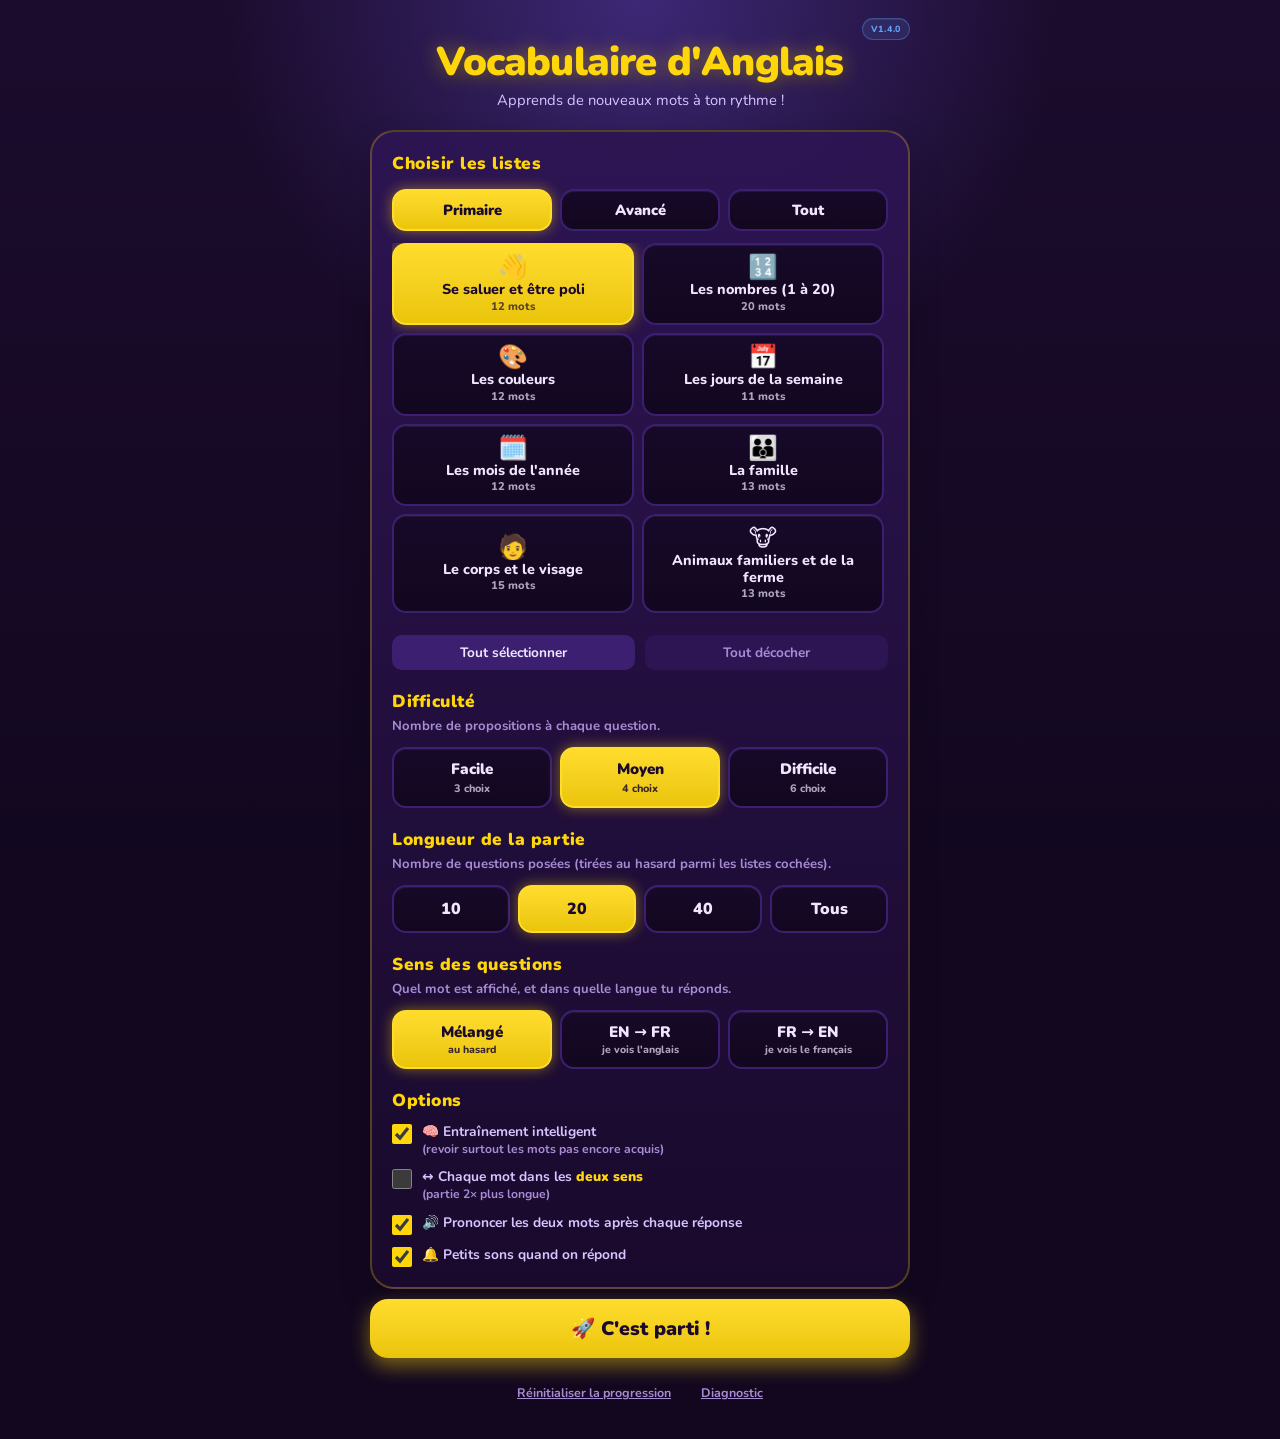
<file: index.html>
<!DOCTYPE html>
<html lang="fr" dir="ltr">
<head>
  <meta charset="UTF-8">
  <meta name="viewport" content="width=device-width, initial-scale=1.0, viewport-fit=cover">
  <title>Vocabulaire d'Anglais</title>
  <meta name="description" content="Apprends du vocabulaire anglais en choisissant la bonne traduction, avec un rapport d'erreurs et un bilan par liste.">
  <meta name="app-version" content="v1.4.0">
  <meta name="color-scheme" content="dark">
  <meta name="theme-color" content="#1A0A2E">
  <meta name="mobile-web-app-capable" content="yes">
  <meta name="apple-mobile-web-app-capable" content="yes">
  <meta name="apple-mobile-web-app-status-bar-style" content="black-translucent">
  <meta name="apple-mobile-web-app-title" content="Vocabulaire">
  <link rel="manifest" href="manifest.json">
  <link rel="icon" href="favicon.ico" sizes="any">
  <link rel="icon" type="image/png" sizes="192x192" href="icons/icon-192.png">
  <link rel="icon" type="image/png" sizes="512x512" href="icons/icon-512.png">
  <link rel="apple-touch-icon" href="icons/apple-touch-icon.png">
  <link rel="stylesheet" href="app.css">
</head>
<body>

<a class="skip-link" href="#main">Aller au contenu</a>

<div class="stars" id="stars"></div>
<div class="burst-container" id="burst"></div>

<main class="container" id="main">
  <div class="install-row" id="install-row" hidden>
    <button class="install-btn" id="install-btn" type="button" aria-label="Installer l'application">📲 Installer l'appli</button>
    <button class="install-dismiss" id="install-dismiss" type="button">Masquer</button>
    <p class="install-hint" id="install-hint" role="status" hidden></p>
  </div>

  <div class="header">
    <div class="version-badge" id="app-version">v1.4.0</div>
    <h1>Vocabulaire d'Anglais</h1>
    <p>Apprends de nouveaux mots à ton rythme !</p>
    <div class="streak-badge" id="streak-badge" hidden></div>
  </div>

  <!-- ECRAN 1 : accueil / choix des listes et réglages -->
  <div class="screen active" id="screen-settings">
    <div class="panel" id="settings-panel">
      <h2>Choisir les listes</h2>
      <div class="level-picker" id="level-picker" role="group" aria-label="Niveau de vocabulaire">
        <button class="level-btn" data-level="primaire" type="button">Primaire</button>
        <button class="level-btn" data-level="avance" type="button">Avancé</button>
        <button class="level-btn" data-level="tout" type="button">Tout</button>
      </div>
      <div class="lists-grid" id="lists-grid"></div>
      <div class="settings-actions">
        <button class="btn-mini" id="select-all-btn" type="button">Tout sélectionner</button>
        <button class="btn-mini btn-mini--dim" id="deselect-btn" type="button">Tout décocher</button>
      </div>

      <h2 class="section-title">Difficulté</h2>
      <p class="section-help" id="difficulty-help">Nombre de propositions à chaque question.</p>
      <div class="difficulty-picker" id="difficulty-picker" role="group" aria-label="Difficulté">
        <button class="difficulty-btn" data-choices="3" type="button">Facile<span>3 choix</span></button>
        <button class="difficulty-btn" data-choices="4" type="button">Moyen<span>4 choix</span></button>
        <button class="difficulty-btn" data-choices="6" type="button">Difficile<span>6 choix</span></button>
      </div>

      <h2 class="section-title">Longueur de la partie</h2>
      <p class="section-help">Nombre de questions posées (tirées au hasard parmi les listes cochées).</p>
      <div class="length-picker" id="length-picker" role="group" aria-label="Longueur de la partie">
        <button class="length-btn" data-length="10" type="button">10</button>
        <button class="length-btn" data-length="20" type="button">20</button>
        <button class="length-btn" data-length="40" type="button">40</button>
        <button class="length-btn" data-length="all" type="button">Tous</button>
      </div>

      <h2 class="section-title">Sens des questions</h2>
      <p class="section-help">Quel mot est affiché, et dans quelle langue tu réponds.</p>
      <div class="direction-picker" id="direction-picker" role="group" aria-label="Sens des questions">
        <button class="direction-btn" data-direction="mix" type="button">Mélangé<span>au hasard</span></button>
        <button class="direction-btn" data-direction="en2fr" type="button">EN → FR<span>je vois l'anglais</span></button>
        <button class="direction-btn" data-direction="fr2en" type="button">FR → EN<span>je vois le français</span></button>
      </div>

      <h2 class="section-title">Options</h2>
      <label class="option-toggle" id="smart-toggle-wrap">
        <input type="checkbox" id="smart-toggle">
        <span>🧠 Entraînement intelligent <span class="opt-note">(revoir surtout les mots pas encore acquis)</span></span>
      </label>
      <label class="option-toggle" id="both-toggle-wrap">
        <input type="checkbox" id="both-toggle">
        <span>↔️ Chaque mot dans les <strong>deux sens</strong> <span class="opt-note">(partie 2× plus longue)</span></span>
      </label>
      <label class="option-toggle" id="speak-toggle-wrap">
        <input type="checkbox" id="speak-toggle">
        <span>🔊 Prononcer les deux mots après chaque réponse</span>
      </label>
      <label class="option-toggle" id="sound-toggle-wrap">
        <input type="checkbox" id="sound-toggle">
        <span>🔔 Petits sons quand on répond</span>
      </label>
    </div>
    <button class="btn btn--primary btn--big" id="start-btn" type="button">🚀 C'est parti !</button>

    <div class="home-footer">
      <button class="reset-progress" id="reset-progress" type="button">Réinitialiser la progression</button>
      <a class="diag-link" href="diag.html">Diagnostic</a>
    </div>
  </div>

  <!-- ECRAN 2 : jeu -->
  <div class="screen" id="screen-game">
    <h2 class="sr-only">Question en cours</h2>

    <!-- En haut, loin des propositions et de « Question suivante » : un tap raté ne doit pas quitter la partie. -->
    <button class="btn btn--ghost quit-top" id="go-home-game" type="button">← Changer les listes</button>

    <div class="progress-wrap">
      <div class="progress-info">
        <span>Progression</span>
        <strong id="progress-text">0 / 0</strong>
      </div>
      <div class="progress-bar"><div class="progress-fill" id="progress-fill"></div></div>
    </div>

    <div class="score-row">
      <div class="score-card correct"><div class="num" id="score-correct" aria-label="Réponses réussies">0</div><div class="lbl" aria-hidden="true">✅ Succès</div></div>
      <div class="score-card wrong"><div class="num" id="score-wrong" aria-label="Erreurs">0</div><div class="lbl" aria-hidden="true">❌ Erreurs</div></div>
      <div class="score-card remaining"><div class="num" id="score-remaining" aria-label="Questions restantes">0</div><div class="lbl" aria-hidden="true">🔵 Restantes</div></div>
    </div>

    <div class="question-card" id="question-card">
      <span class="mascot" id="mascot" aria-hidden="true">🦊</span>
      <div class="prompt-label" id="prompt-label"></div>
      <div class="question-text" id="question-text" aria-live="polite"></div>
      <button class="listen-btn" id="listen-btn" type="button" aria-label="Écouter le mot">🔊 Écouter</button>
      <div class="prompt-hint" id="prompt-hint"></div>
      <div class="choices" id="choices" role="group" aria-label="Propositions"></div>
    </div>

    <div class="feedback" id="feedback" role="status" aria-live="polite"></div>

    <button class="next-btn" id="next-btn" type="button">Question suivante →</button>

  </div>

  <!-- ECRAN 3 : bilan -->
  <div class="screen" id="screen-results">
    <div class="results-screen">
      <div class="big-emoji" id="result-emoji" aria-hidden="true">🏆</div>
      <h2 id="result-title">Bravo !</h2>
      <p id="result-subtitle"></p>
      <div class="results-grid">
        <div class="result-item"><div class="n g" id="res-correct">0</div><div class="l">✅ Corrects</div></div>
        <div class="result-item"><div class="n r" id="res-wrong">0</div><div class="l">❌ Erreurs</div></div>
        <div class="result-item result-item--wide"><div class="n" id="res-rate">0%</div><div class="l">🎯 Taux de réussite</div></div>
      </div>

      <div class="report-block" id="history-week" hidden>
        <h3 class="report-title report-title--blue">📅 7 derniers jours</h3>
        <div class="week-bars" id="week-bars"></div>
        <p class="week-summary" id="week-summary"></p>
      </div>

      <div class="report-block" id="list-summary">
        <h3 class="report-title report-title--blue">📊 Bilan par liste</h3>
        <div id="list-summary-list"></div>
      </div>

      <div class="report-block" id="error-report">
        <h3 class="report-title report-title--red">📋 Mots à revoir</h3>
        <div class="error-list" id="error-list"></div>
      </div>

      <div class="results-actions">
        <button class="action-btn review" id="review-btn" type="button">🔁 Réviser mes erreurs</button>
        <button class="action-btn print" id="print-btn" type="button">🖨️ Imprimer le rapport</button>
      </div>

      <button class="btn btn--primary btn--big" id="restart-btn" type="button">🔄 Recommencer</button>
      <button class="btn btn--ghost" id="go-home-results" type="button">← Choisir d'autres listes</button>
    </div>
  </div>
</main>

<script src="words.js"></script>
<script src="data.js"></script>
<script src="engine/engine.js"></script>
<script src="app.js"></script>

</body>
</html>
</file>
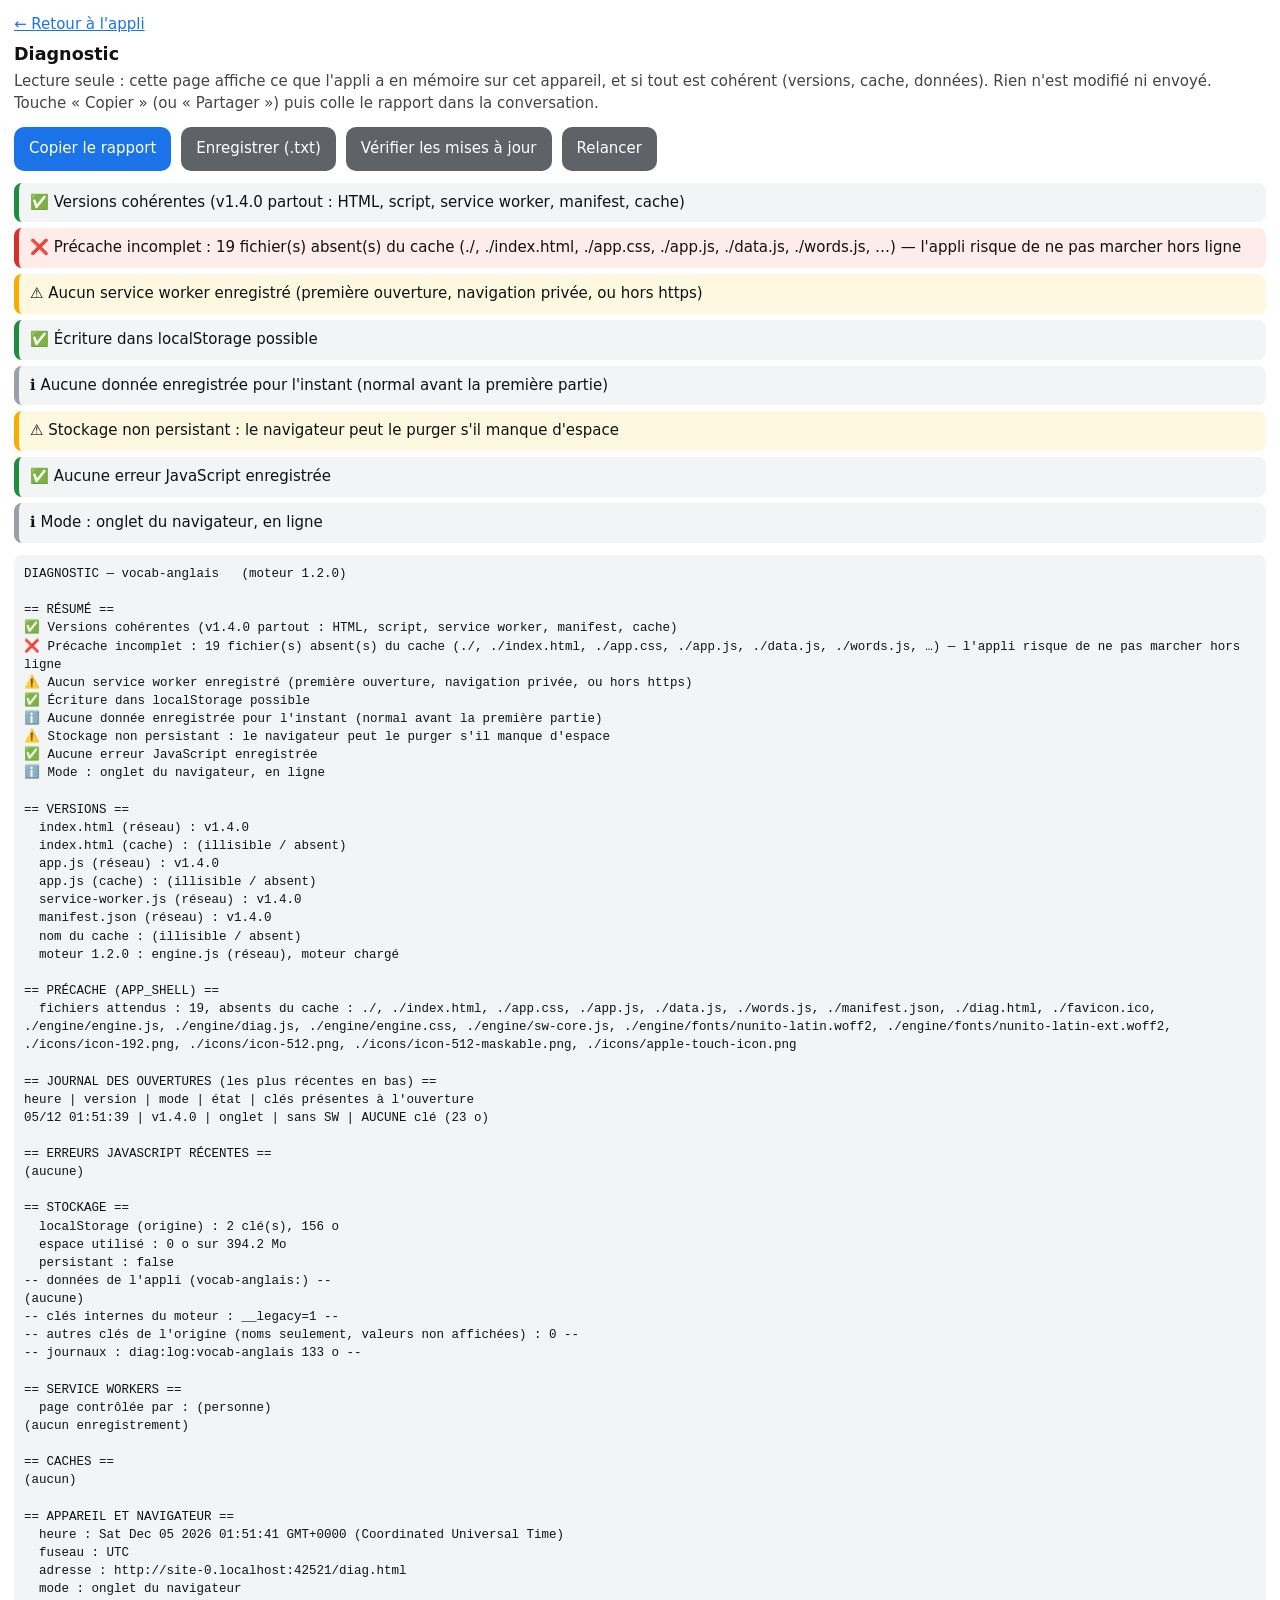
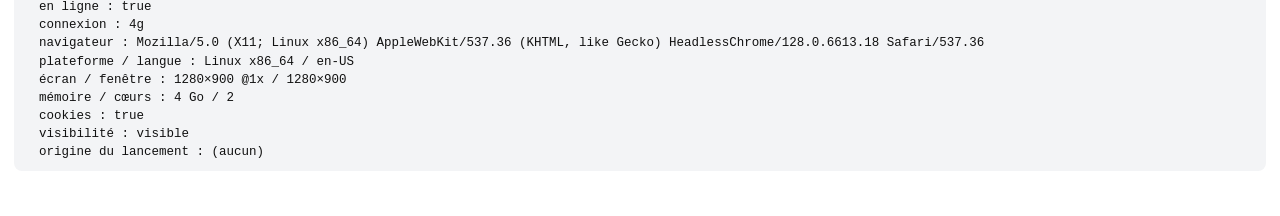
<file: diag.html>
<!DOCTYPE html>
<html lang="fr" dir="ltr">
<head>
<meta charset="UTF-8">
<meta name="viewport" content="width=device-width, initial-scale=1, viewport-fit=cover">
<meta name="robots" content="noindex">
<meta name="color-scheme" content="light dark">
<title>Diagnostic</title>
<style>
  body { font: 15px/1.45 system-ui, sans-serif; margin: 0; padding: 14px 14px 32px; background: #fff; color: #111; }
  h1 { font-size: 1.1rem; margin: 6px 0 4px; }
  p { margin: 4px 0 12px; color: #444; }
  a { color: #1a73e8; }
  .row { display: flex; gap: 10px; flex-wrap: wrap; margin-bottom: 12px; }
  button { font: inherit; padding: 11px 15px; border: 0; border-radius: 10px; background: #1a73e8; color: #fff; }
  button.secondary { background: #5f6368; }
  button[hidden] { display: none; }
  button:disabled { opacity: 0.6; }
  #summary { list-style: none; margin: 0 0 12px; padding: 0; display: grid; gap: 6px; }
  #summary li { padding: 9px 11px; border-radius: 8px; background: #f3f4f6; border-left: 5px solid #9aa0a6; }
  #summary li.ok { border-left-color: #1e8e3e; }
  #summary li.warn { border-left-color: #f9ab00; background: #fff8e1; }
  #summary li.bad { border-left-color: #d93025; background: #fdecea; }
  pre { white-space: pre-wrap; word-break: break-word; background: #f3f4f6; padding: 10px; border-radius: 8px; font-size: 12.5px; user-select: text; -webkit-user-select: text; }
  @media (prefers-color-scheme: dark) {
    body { background: #111; color: #eee; } p { color: #aaa; } pre { background: #222; } a { color: #8ab4f8; }
    #summary li { background: #222; } #summary li.warn { background: #33290a; } #summary li.bad { background: #3a1512; }
  }
</style>
</head>
<body data-diag data-app-id="vocab-anglais" data-legacy="vocab_">
<a href="index.html">← Retour à l'appli</a>
<h1>Diagnostic</h1>
<p>Lecture seule : cette page affiche ce que l'appli a en mémoire sur cet appareil, et si tout est cohérent (versions, cache, données). Rien n'est modifié ni envoyé. Touche « Copier » (ou « Partager ») puis colle le rapport dans la conversation.</p>
<div class="row">
  <button id="copy" type="button">Copier le rapport</button>
  <button id="share" type="button" hidden>Partager</button>
  <button id="save" type="button" class="secondary">Enregistrer (.txt)</button>
  <button id="update-check" type="button" class="secondary">Vérifier les mises à jour</button>
  <button id="refresh" type="button" class="secondary">Relancer</button>
</div>
<ul id="summary"></ul>
<pre id="out">Chargement…</pre>
<script src="engine/engine.js"></script>
<script src="engine/diag.js"></script>
</body>
</html>
</file>
<file: app.css>
/* Vocabulaire d'Anglais — styles de l'app.
 * La coque commune (tokens, fond étoilé, écrans, bandeau d'installation,
 * effets, semaine) vit dans engine/engine.css.
 */
@import "engine/engine.css";

/* Look par défaut du moteur (nuit violette) : rien à surcharger. */

/* Les titres reçoivent le focus par programme (lecteurs d'écran) sans cadre visible. */
[tabindex="-1"]:focus { outline: none; }

.sr-only {
  position: absolute; width: 1px; height: 1px; margin: -1px; padding: 0;
  overflow: hidden; clip: rect(0 0 0 0); white-space: nowrap; border: 0;
}

/* ------------------------------------------------------- Écran 1 : accueil */
.panel h2 {
  font-size: 1.08rem; font-weight: 900; color: var(--yellow);
  margin-bottom: 14px; letter-spacing: 0.5px;
}
.panel .section-title { margin-top: 20px; margin-bottom: 4px; }
.section-help {
  font-size: 0.82rem; color: var(--ink-dim); font-weight: 700; margin-bottom: 12px;
}
.panel.no-lists { text-align: center; border-color: color-mix(in srgb, var(--red) 40%, transparent); }
.no-lists-msg { font-size: 1rem; font-weight: 800; color: var(--red); line-height: 1.5; }
.no-lists-msg code {
  background: var(--bg); padding: 2px 8px; border-radius: 8px;
  color: var(--yellow); font-family: inherit;
}

/* Boutons « pastille » : niveau, listes, difficulté, longueur. */
.level-btn, .list-btn, .difficulty-btn, .length-btn, .direction-btn {
  background: linear-gradient(180deg, color-mix(in srgb, var(--bg) 88%, black), var(--bg-deep));
  border: 2px solid var(--card-border); border-radius: 14px;
  color: var(--ink); font-weight: 900;
  cursor: pointer; user-select: none; -webkit-user-select: none;
  transition: transform 0.15s ease, border-color 0.15s ease, box-shadow 0.15s ease;
  box-shadow: inset 0 1px 0 rgba(255, 255, 255, 0.06);
}
.level-btn:active, .list-btn:active, .difficulty-btn:active, .length-btn:active, .direction-btn:active { transform: scale(0.98); }
@media (hover: hover) and (pointer: fine) {
  .level-btn:hover, .list-btn:hover, .difficulty-btn:hover, .length-btn:hover, .direction-btn:hover {
    border-color: var(--yellow); color: var(--yellow);
  }
}
.level-btn.active, .list-btn.active, .difficulty-btn.active, .length-btn.active, .direction-btn.active {
  background: linear-gradient(180deg,
    color-mix(in srgb, var(--yellow) 86%, white),
    color-mix(in srgb, var(--yellow) 92%, black));
  color: var(--bg); border-color: color-mix(in srgb, var(--yellow) 86%, white);
  box-shadow: 0 0 14px var(--yellow-glow);
}

.level-picker { display: grid; grid-template-columns: repeat(3, 1fr); gap: 8px; margin-bottom: 12px; }
.level-btn { font-size: 0.92rem; padding: 9px 4px; }

.lists-grid {
  display: grid; grid-template-columns: repeat(2, 1fr); gap: 8px;
  max-height: 42vh; overflow-y: auto; overscroll-behavior: contain;
  -webkit-overflow-scrolling: touch; padding-right: 4px;
}
.list-btn {
  display: flex; flex-direction: column; align-items: center; justify-content: center;
  gap: 2px; min-height: 76px; padding: 10px 8px;
  font-weight: 800; text-align: center; line-height: 1.15;
}
.list-emoji { font-size: 1.5rem; line-height: 1; }
.list-name { font-size: 0.9rem; font-weight: 800; }
.list-btn .count { display: block; font-size: 0.7rem; font-weight: 800; opacity: 0.7; margin-top: 1px; }

.settings-actions { display: flex; gap: 10px; margin-top: 14px; }
.btn-mini {
  flex: 1; padding: 8px; border-radius: 10px; border: none;
  background: var(--card-border); color: var(--ink);
  font-weight: 700; font-size: 0.85rem; cursor: pointer;
  transition: background 0.15s;
}
.btn-mini--dim { background: var(--card); color: var(--ink-dim); }
@media (hover: hover) and (pointer: fine) {
  .btn-mini:hover { background: color-mix(in srgb, var(--card-border) 70%, white); }
}

.difficulty-picker { display: grid; grid-template-columns: repeat(3, 1fr); gap: 8px; }
.difficulty-btn {
  display: flex; flex-direction: column; align-items: center; gap: 2px;
  font-size: 0.95rem; padding: 10px 4px;
}
.difficulty-btn span { font-size: 0.68rem; font-weight: 800; opacity: 0.7; }
.difficulty-btn.active span { opacity: 0.85; }

.length-picker { display: grid; grid-template-columns: repeat(4, 1fr); gap: 8px; }
.length-btn { font-size: 1rem; padding: 11px 4px; }

.direction-picker { display: grid; grid-template-columns: repeat(3, 1fr); gap: 8px; }
.direction-btn {
  display: flex; flex-direction: column; align-items: center; gap: 2px;
  font-size: 0.95rem; padding: 10px 4px;
}
.direction-btn span { font-size: 0.66rem; font-weight: 800; opacity: 0.7; text-align: center; line-height: 1.2; }
.direction-btn.active span { opacity: 0.85; }

.option-toggle {
  display: flex; align-items: flex-start; gap: 10px; margin-top: 11px;
  font-size: 0.86rem; font-weight: 700; color: var(--ink-soft);
  cursor: pointer; user-select: none; -webkit-user-select: none; line-height: 1.3;
}
.option-toggle input {
  width: 20px; height: 20px; flex-shrink: 0; cursor: pointer;
  accent-color: var(--yellow); margin-top: 1px;
}
.option-toggle strong { color: var(--yellow); font-weight: 900; }
.option-toggle .opt-note {
  display: block; font-weight: 700; color: var(--ink-dim); font-size: 0.76rem; margin-top: 1px;
}

/* Liens rares en bas de l'accueil : .home-footer et .diag-link viennent d'engine.css ;
   le bouton « réinitialiser » a le même aspect. */
.reset-progress {
  background: none; border: none; padding: 10px 4px;
  color: var(--ink-dim); font-size: 0.78rem; font-weight: 700;
  cursor: pointer; text-decoration: underline;
}

.btn--big { width: 100%; padding: 16px; border-radius: 18px; font-size: 1.22rem; font-weight: 900; }
.btn--ghost { align-self: center; }
/* Sortie de partie : en haut à gauche, à l'écart de la zone où l'on tape pour jouer. */
.quit-top { align-self: flex-start; padding: 4px 2px; }

/* --------------------------------------------------------- Écran 2 : partie */
.progress-wrap { width: 100%; }
.progress-info {
  display: flex; justify-content: space-between; align-items: center;
  font-size: 0.85rem; color: var(--ink-dim); margin-bottom: 6px; gap: 8px;
}
.progress-info strong { color: var(--yellow); font-weight: 800; }
.progress-bar {
  width: 100%; height: 10px; background: var(--card); border-radius: 999px; overflow: hidden;
  box-shadow: inset 0 0 0 1px rgba(255, 255, 255, 0.04);
}
.progress-fill {
  height: 100%; width: 0; border-radius: 999px; transition: width 0.5s ease;
  background: linear-gradient(90deg, var(--blue), var(--yellow));
}

.score-row { display: grid; grid-template-columns: repeat(3, minmax(0, 1fr)); gap: 12px; width: 100%; }
.score-card {
  background: linear-gradient(180deg, color-mix(in srgb, var(--card) 96%, white 4%), var(--bg));
  border-radius: 18px; padding: 12px 10px; text-align: center;
  border: 2px solid rgba(255, 255, 255, 0.08);
  box-shadow: 0 10px 18px var(--shadow);
}
.score-card .num { font-size: 1.7rem; font-weight: 900; }
.score-card .lbl { font-size: 0.78rem; color: var(--ink); font-weight: 800; margin-top: 4px; }
.score-card.correct { border-color: color-mix(in srgb, var(--green) 35%, transparent); }
.score-card.correct .num { color: var(--green); }
.score-card.wrong { border-color: color-mix(in srgb, var(--red) 35%, transparent); }
.score-card.wrong .num { color: var(--red); }
.score-card.remaining { border-color: var(--blue-line); }
.score-card.remaining .num { color: var(--blue); }

.question-card {
  position: relative; overflow: hidden; width: 100%; text-align: center;
  padding: 26px 22px 22px; border-radius: 28px;
  background: linear-gradient(180deg,
    color-mix(in srgb, var(--card) 96%, transparent),
    color-mix(in srgb, var(--bg) 94%, transparent));
  border: 2px solid color-mix(in srgb, var(--yellow) 18%, transparent);
  box-shadow: 0 16px 32px var(--shadow);
}
.mascot { display: block; font-size: 3rem; margin-bottom: 6px; transition: transform 0.3s; }
.prompt-label {
  font-size: 0.8rem; font-weight: 800; letter-spacing: 0.06em;
  text-transform: uppercase; color: var(--blue);
}
.question-text {
  font-size: clamp(2rem, 8vw, 3rem); font-weight: 900; color: #fff;
  letter-spacing: -0.5px; line-height: 1.1; margin: 4px 0 6px; word-break: break-word;
}
.listen-btn {
  display: block; margin: 2px auto 10px; padding: 8px 18px;
  border: 2px solid var(--card-border); border-radius: 999px;
  background: color-mix(in srgb, var(--card) 88%, white);
  color: var(--ink); font-size: 0.9rem; font-weight: 800; cursor: pointer;
  transition: transform 0.12s ease, border-color 0.12s ease, background 0.12s ease;
}
.listen-btn:active { transform: scale(0.96); }
@media (hover: hover) and (pointer: fine) {
  .listen-btn:hover { border-color: var(--yellow); }
}
.prompt-hint { font-size: 0.86rem; font-weight: 700; color: var(--ink-dim); margin-bottom: 18px; }

.choices { display: flex; flex-direction: column; gap: 10px; width: 100%; }
.choice-btn {
  display: flex; align-items: center; gap: 12px; width: 100%;
  background: linear-gradient(180deg, color-mix(in srgb, var(--card) 88%, white), var(--card));
  border: 2px solid var(--card-border); border-radius: 16px;
  color: var(--ink); font-size: 1.12rem; font-weight: 800; padding: 14px 16px;
  cursor: pointer; text-align: left; line-height: 1.2;
  transition: transform 0.12s ease, border-color 0.12s ease, background 0.12s ease;
}
.choice-btn .choice-key {
  flex-shrink: 0; width: 26px; height: 26px; border-radius: 8px;
  display: inline-flex; align-items: center; justify-content: center;
  background: rgba(255, 255, 255, 0.08); color: var(--ink-dim);
  font-size: 0.82rem; font-weight: 900;
}
.choice-btn .choice-text { flex: 1; min-width: 0; }
.choice-btn:active { transform: scale(0.985); }
@media (hover: hover) and (pointer: fine) {
  .choice-btn:not(:disabled):hover { border-color: var(--yellow); }
}
.choice-btn:disabled { cursor: default; }
.choice-btn.dim { opacity: 0.45; }
.choice-btn.correct {
  background: linear-gradient(180deg,
    color-mix(in srgb, var(--green) 22%, transparent), color-mix(in srgb, var(--green) 10%, transparent));
  border-color: var(--green); color: #eafff1; opacity: 1;
}
.choice-btn.correct .choice-key { background: var(--green); color: #0d3d22; }
.choice-btn.wrong {
  background: linear-gradient(180deg,
    color-mix(in srgb, var(--red) 22%, transparent), color-mix(in srgb, var(--red) 10%, transparent));
  border-color: var(--red); color: #ffecec; opacity: 1;
}
.choice-btn.wrong .choice-key { background: var(--red); color: #4a1414; }

.feedback { min-height: 1.6em; font-size: 1.05rem; font-weight: 800; text-align: center; }
.feedback.correct { color: var(--green); }
.feedback.wrong { color: var(--red); }
.feedback strong { color: var(--yellow); }

/* Caché tant qu'il n'y a rien à passer ; collé en bas de l'écran ensuite. */
.next-btn {
  display: none; width: 100%; padding: 12px; border: none; border-radius: 14px;
  background: var(--card-border); color: var(--ink);
  font-size: 1rem; font-weight: 800; cursor: pointer;
}
.next-btn.visible {
  display: block; position: sticky; z-index: 6;
  bottom: calc(6px + env(safe-area-inset-bottom));
  box-shadow: 0 6px 20px rgba(11, 7, 18, 0.55);
}

/* Écran de jeu : on libère de la hauteur pour les propositions. */
body.game-active .header { padding-top: 4px; }
body.game-active .header p,
body.game-active .streak-badge,
body.game-active .version-badge { display: none; }

/* ---------------------------------------------------------- Écran 3 : bilan */
.results-screen {
  width: 100%; padding: 32px 24px; text-align: center;
  background: var(--card); border: 1px solid var(--card-border); border-radius: 24px;
  display: flex; flex-direction: column; align-items: stretch; gap: 10px;
}
.results-screen .big-emoji { font-size: 4rem; margin-bottom: 4px; }
.results-screen h2 { font-size: 1.8rem; font-weight: 900; color: var(--yellow); }
.results-screen #result-subtitle { color: var(--ink-dim); margin-bottom: 10px; }
.results-grid { display: grid; grid-template-columns: 1fr 1fr; gap: 10px; margin-bottom: 14px; }
.result-item { background: var(--bg); border-radius: 14px; padding: 14px; }
.result-item--wide { grid-column: span 2; }
.result-item .n { font-size: 2rem; font-weight: 900; }
.result-item .n.g { color: var(--green); }
.result-item .n.r { color: var(--red); }
.result-item .l {
  font-size: 0.75rem; color: var(--ink-dim); font-weight: 700;
  text-transform: uppercase; letter-spacing: 0.5px; margin-top: 2px;
}

.report-block { width: 100%; text-align: left; margin-bottom: 14px; }
.report-title {
  font-size: 1rem; font-weight: 800; margin-bottom: 12px;
  text-transform: uppercase; letter-spacing: 1px; text-align: center;
}
.report-title--blue { color: var(--blue); }
.report-title--red { color: var(--red); }

.list-summary-row { display: flex; align-items: center; gap: 10px; margin-bottom: 8px; }
.tname { width: 132px; font-size: 0.9rem; font-weight: 800; color: var(--ink); overflow: hidden; text-overflow: ellipsis; white-space: nowrap; }
.tbar { flex: 1; height: 12px; background: var(--bg); border-radius: 999px; overflow: hidden; }
.tbar-fill { display: block; height: 100%; border-radius: 999px; transition: width 0.4s ease; }
.tpct { width: 40px; text-align: right; font-size: 0.78rem; font-weight: 800; }

.error-list { display: flex; flex-direction: column; gap: 8px; max-height: 260px; overflow-y: auto; }
.error-row {
  display: flex; align-items: center; justify-content: space-between; gap: 8px;
  background: var(--bg); border: 1px solid var(--card-border); border-radius: 12px; padding: 10px 14px;
}
.error-row .op { font-size: 1.05rem; font-weight: 800; min-width: 0; overflow-wrap: anywhere; }
.error-row .op .en { color: #fff; }
.error-row .op .sep { color: var(--yellow); margin: 0 4px; }
.error-row .op .fr { color: var(--green); }
.error-row .time { margin-left: 8px; font-size: 0.72rem; font-weight: 700; color: var(--ink-dim); }
.error-row-meta { display: flex; align-items: center; gap: 6px; flex-shrink: 0; }
.error-row .history {
  padding: 3px 9px; border-radius: 999px; white-space: nowrap;
  font-size: 0.68rem; font-weight: 700; color: var(--ink-soft); background: var(--blue-tint);
}
.error-row .count {
  padding: 4px 12px; border-radius: 999px; white-space: nowrap;
  font-size: 0.8rem; font-weight: 800; color: var(--red);
  background: color-mix(in srgb, var(--red) 12%, transparent);
}
.error-badge--hesitant { color: var(--yellow) !important; background: color-mix(in srgb, var(--yellow) 12%, transparent) !important; }
.no-errors { display: block; padding: 14px; text-align: center; font-size: 1.05rem; font-weight: 800; color: var(--green); }

.results-actions { display: flex; flex-direction: column; gap: 10px; width: 100%; margin-bottom: 4px; }
.action-btn {
  width: 100%; padding: 12px; border: none; border-radius: 14px;
  font-size: 0.95rem; font-weight: 800; cursor: pointer; transition: transform 0.15s ease;
}
.action-btn.review { background: var(--red); color: var(--bg); }
.action-btn.review:disabled { opacity: 0.4; cursor: not-allowed; }
.action-btn.print { background: var(--card-border); color: var(--ink); }
.action-btn:not(:disabled):active { transform: scale(0.98); }

/* ----------------------------------------------------------- Petits écrans */
@media (max-width: 420px) {
  .question-card, .results-screen { padding-left: 18px; padding-right: 18px; }
  .question-card { padding-top: 20px; padding-bottom: 16px; }
  .score-row { gap: 8px; }
  .score-card { padding: 10px 8px; }
  .score-card .num { font-size: 1.4rem; }
  .score-card .lbl { font-size: 0.68rem; }
  .choice-btn { font-size: 1.05rem; padding: 13px 14px; }
  .tname { width: 108px; }
}
@media (max-width: 360px) {
  .choice-btn { font-size: 1rem; padding: 12px 12px; gap: 10px; }
  .lists-grid { gap: 6px; }
}

@media (max-height: 900px) {
  .screen { gap: 10px; }
  .question-card { padding-top: 18px; padding-bottom: 14px; }
  .question-text { margin-bottom: 4px; font-size: clamp(1.8rem, 7vw, 2.6rem); }
  .prompt-hint { margin-bottom: 12px; }
  .mascot { font-size: 2.3rem; margin-bottom: 4px; }
  .feedback { min-height: 1.3em; font-size: 0.96rem; }
  .choices { gap: 8px; }
  .choice-btn { padding: 12px 14px; }
}
@media (max-height: 760px) {
  .screen { gap: 8px; }
  .question-card { padding-top: 14px; padding-bottom: 12px; }
  .score-row { gap: 6px; }
  .score-card { padding: 8px 6px; }
  .score-card .num { font-size: 1.2rem; }
  .score-card .lbl { font-size: 0.62rem; }
  .prompt-hint { margin-bottom: 10px; }
  .feedback { font-size: 0.9rem; }
  .choice-btn { padding: 11px 14px; font-size: 1.02rem; }
  .next-btn.visible { padding: 8px 10px; }
}
@media (max-height: 680px) {
  .container { gap: 8px; }
  .header p { display: none; }
  .progress-info { font-size: 0.72rem; margin-bottom: 4px; }
  .score-row { gap: 4px; }
  .score-card { padding: 8px 4px; }
  .score-card .num { font-size: 1.08rem; }
  .question-card { padding: 12px 14px 10px; }
  .mascot { font-size: 1.9rem; margin-bottom: 2px; }
  .question-text { margin: 2px 0 4px; font-size: clamp(1.6rem, 7vw, 2.3rem); }
  .prompt-label { font-size: 0.72rem; }
  .prompt-hint { font-size: 0.78rem; margin-bottom: 8px; }
  .choices { gap: 6px; }
  .choice-btn { padding: 10px 12px; font-size: 0.98rem; }
  .feedback { min-height: 1.1em; font-size: 0.85rem; }
}
@media (max-height: 560px) {
  .screen { gap: 6px; }
  .question-card { padding: 8px 12px; }
  .choice-btn { padding: 9px 12px; font-size: 0.94rem; }
  .choice-btn .choice-key { width: 22px; height: 22px; }
  .next-btn.visible { padding: 7px 8px; }
}

/* ------------------------------------------------------------------- Print */
@media print {
  html, body { height: auto; overflow: visible; background: #fff; }
  body::before { display: none; }
  .header, .install-row, .results-actions, .btn { display: none !important; }
  .results-screen, .results-screen * {
    color: #000 !important; background: transparent !important; border-color: #999 !important;
    box-shadow: none !important;
  }
  .results-screen { border: none; padding: 0; }
  .error-list { max-height: none; overflow: visible; }
  .tbar { border: 1px solid #999; }
  .tbar-fill { background: #555 !important; }
}
</file>
